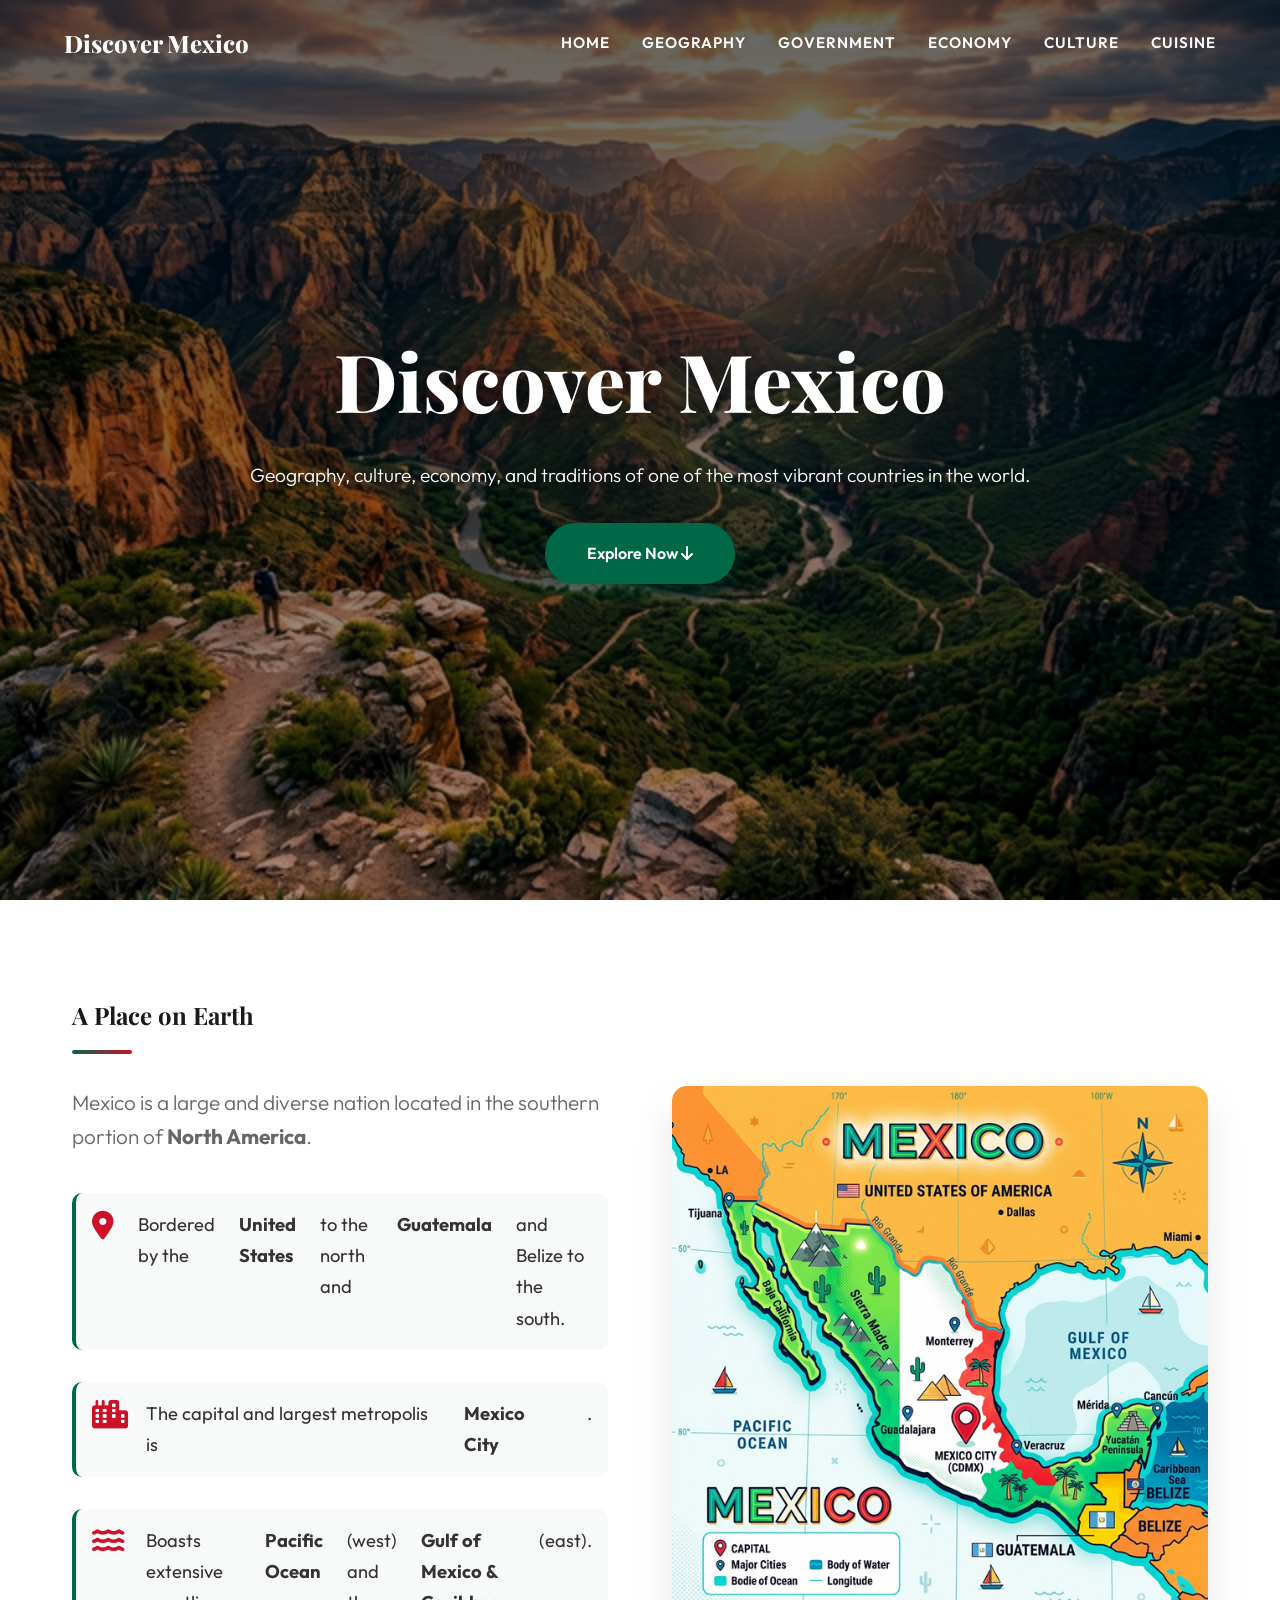
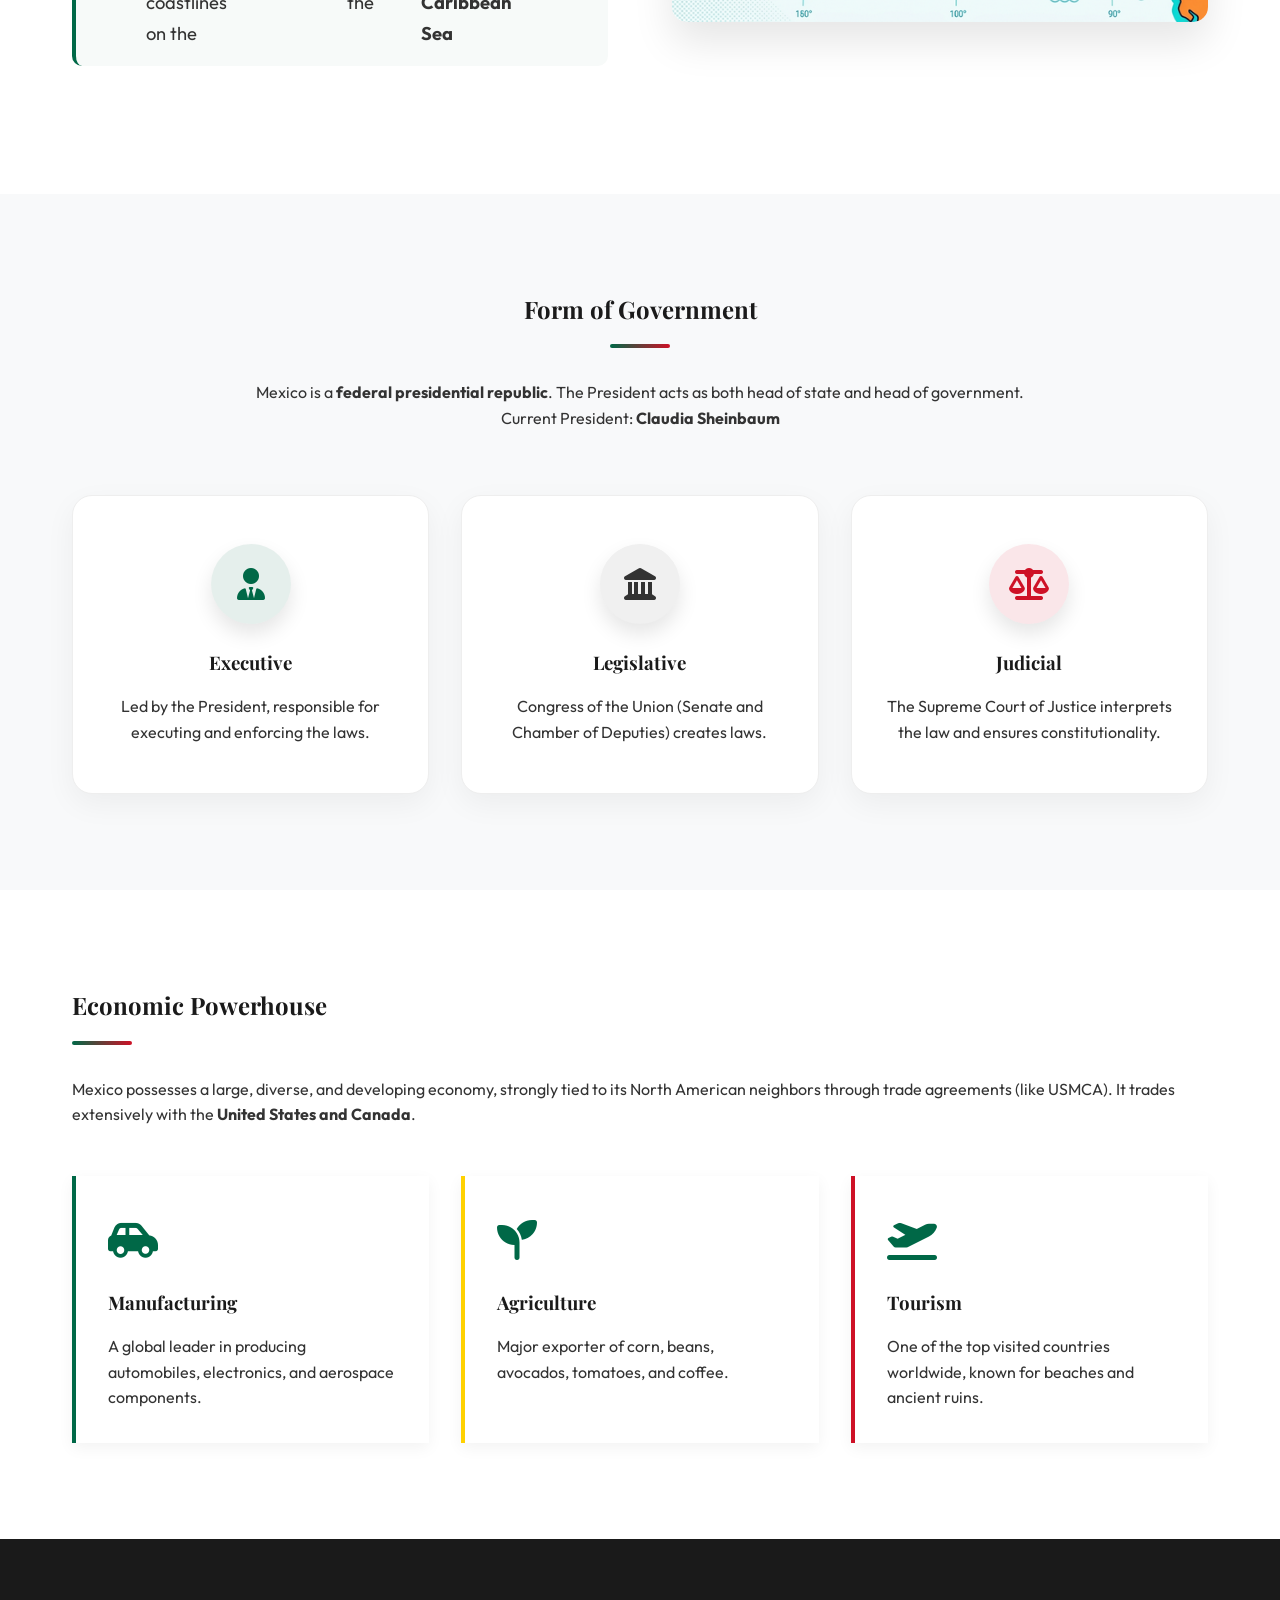
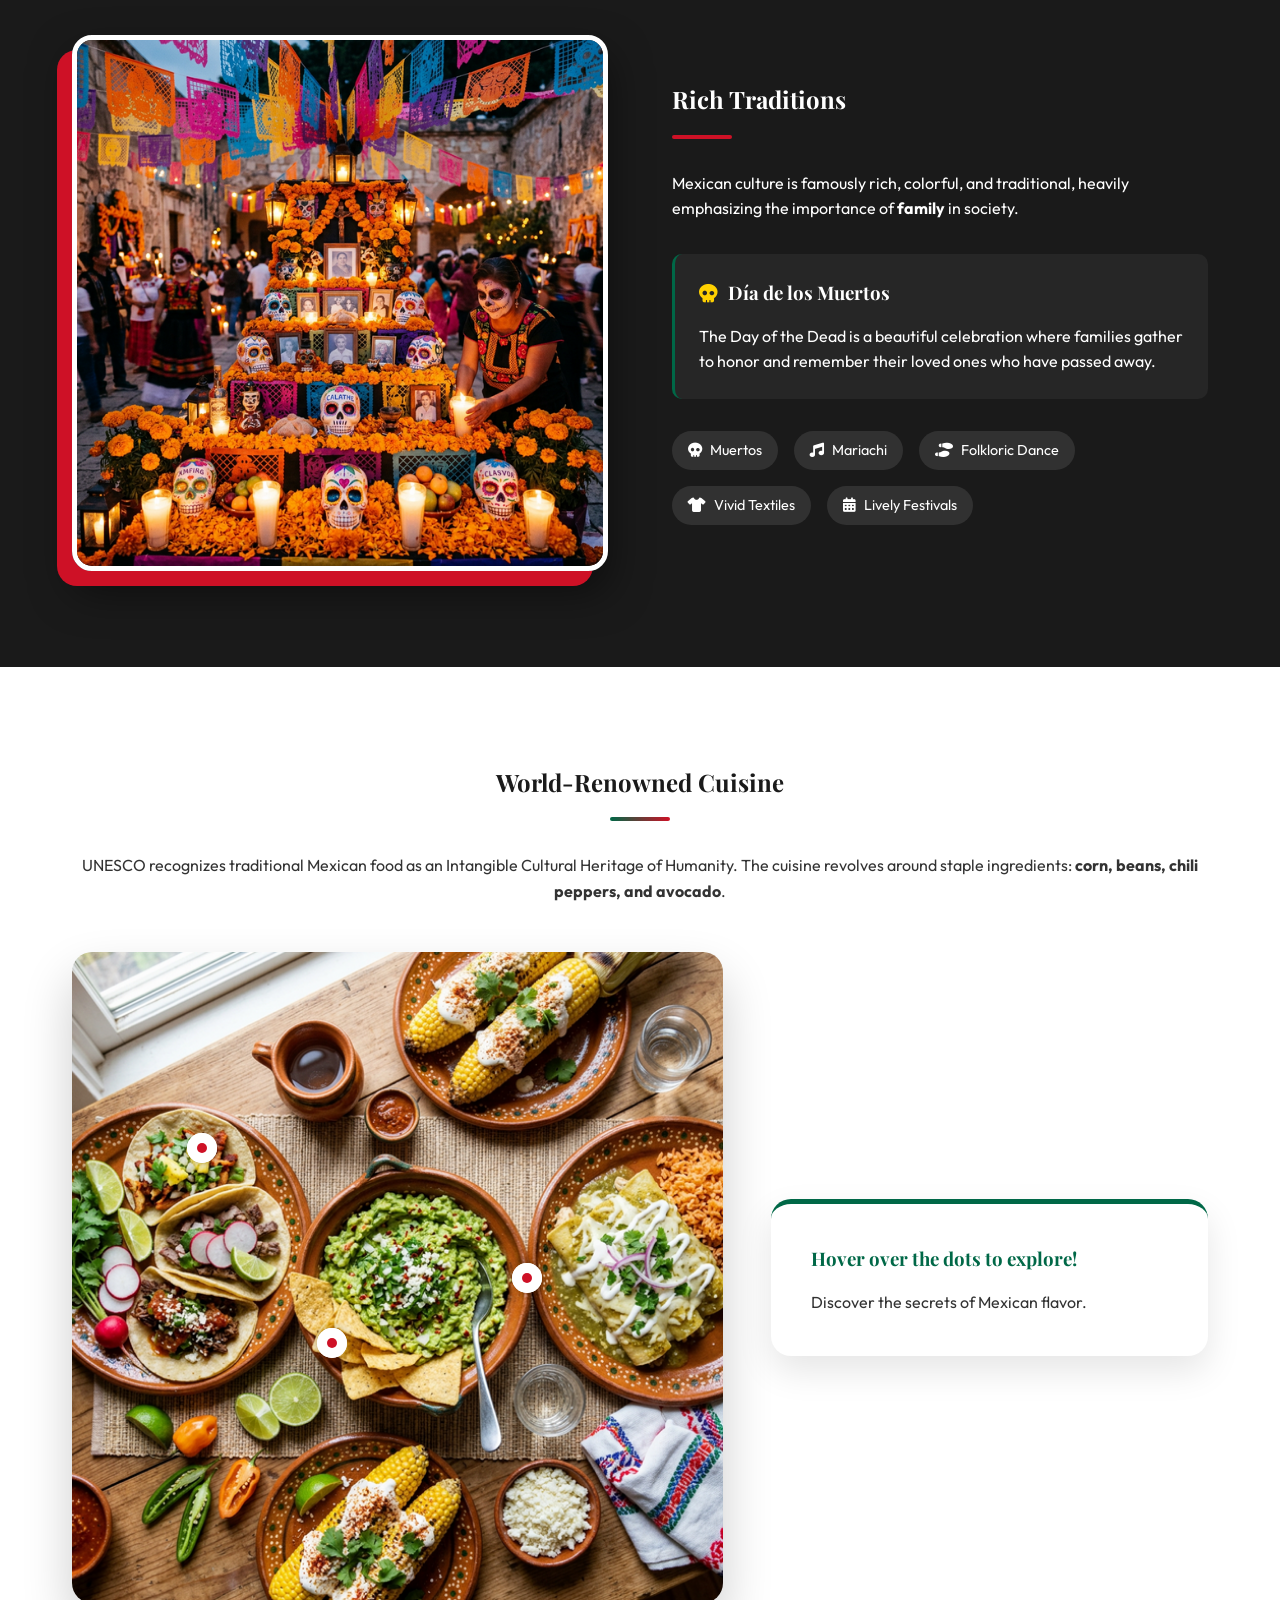
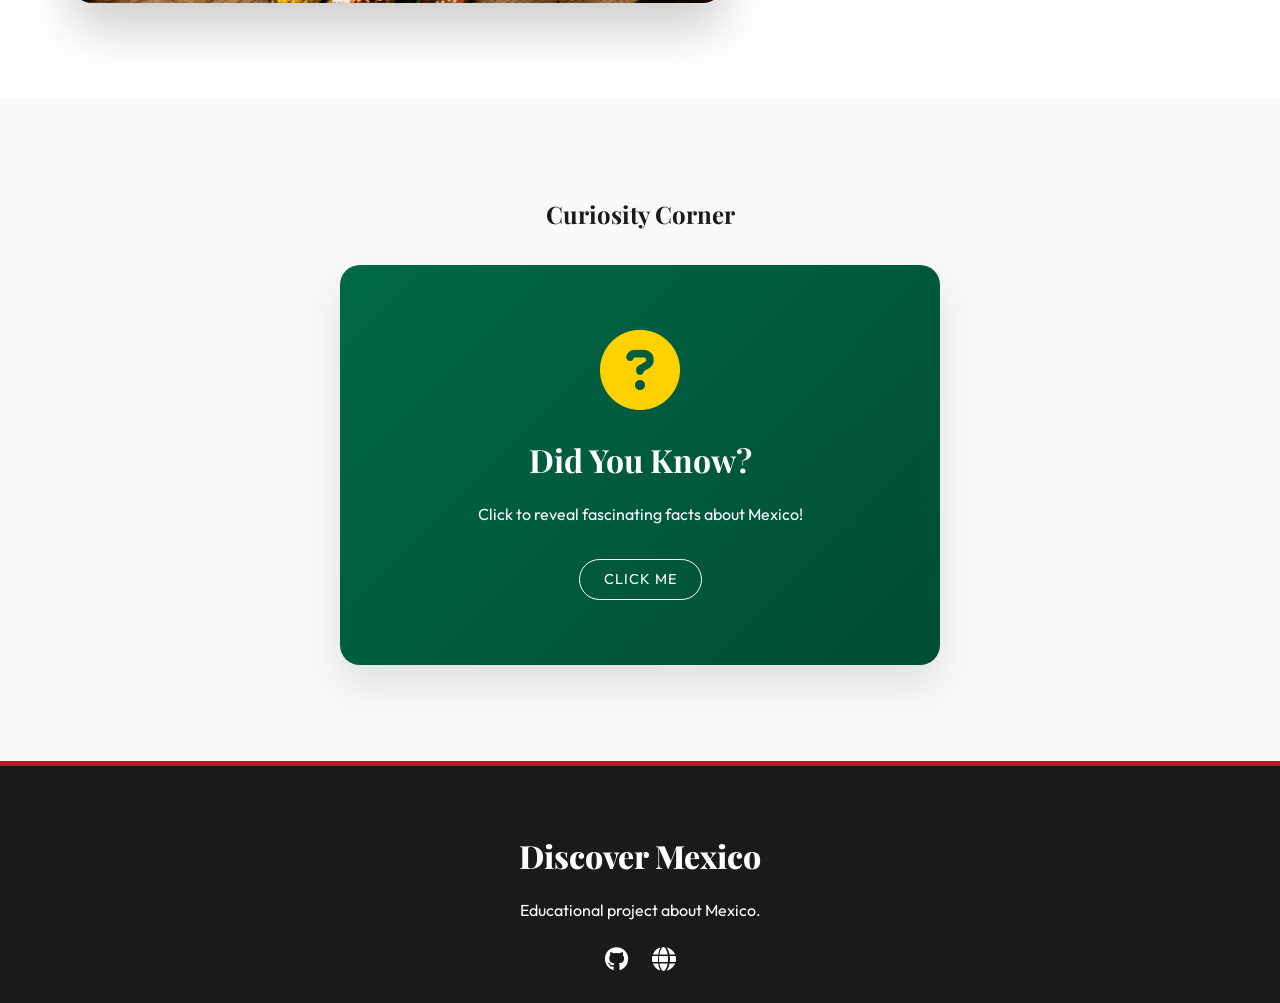
<file: index.html>
<!DOCTYPE html>
<html lang="en">
<head>
    <meta charset="UTF-8">
    <meta name="viewport" content="width=device-width, initial-scale=1.0">
    <title>Discover Mexico | Geography, Culture, Economy</title>
    <!-- Google Fonts -->
    <link rel="preconnect" href="https://fonts.googleapis.com">
    <link rel="preconnect" href="https://fonts.gstatic.com" crossorigin>
    <link href="https://fonts.googleapis.com/css2?family=Outfit:wght@300;400;600;800&family=Playfair+Display:ital,wght@0,600;1,600&display=swap" rel="stylesheet">
    <!-- FontAwesome for icons -->
    <link rel="stylesheet" href="https://cdnjs.cloudflare.com/ajax/libs/font-awesome/6.4.0/css/all.min.css">
    <link rel="stylesheet" href="style.css">
    <meta name="description" content="Educational project about the geography, culture, economy, and traditions of Mexico.">
</head>
<body>
    
    <!-- Navigation Bar -->
    <nav id="navbar">
        <div class="nav-brand">Discover Mexico</div>
        <ul class="nav-links">
            <li><a href="#hero">Home</a></li>
            <li><a href="#geography">Geography</a></li>
            <li><a href="#government">Government</a></li>
            <li><a href="#economy">Economy</a></li>
            <li><a href="#culture">Culture</a></li>
            <li><a href="#cuisine">Cuisine</a></li>
        </ul>
        <div class="hamburger">
            <i class="fas fa-bars"></i>
        </div>
    </nav>

    <!-- 1. Hero Section -->
    <section id="hero" class="hero-section">
        <div class="hero-overlay"></div>
        <div class="hero-content">
            <h1>Discover Mexico</h1>
            <p>Geography, culture, economy, and traditions of one of the most vibrant countries in the world.</p>
            <a href="#geography" class="btn-primary">Explore Now <i class="fas fa-arrow-down"></i></a>
        </div>
    </section>

    <!-- 2. Place on Earth (Map) -->
    <section id="geography" class="section reveal">
        <div class="container pattern-bg">
            <div class="section-header">
                <h2>A Place on Earth</h2>
                <div class="divider"></div>
            </div>
            <div class="grid-2">
                <div class="text-content">
                    <p class="lead">Mexico is a large and diverse nation located in the southern portion of <strong>North America</strong>.</p>
                    <ul class="feature-list">
                        <li><i class="fas fa-map-marker-alt"></i> Bordered by the <strong>United States</strong> to the north and <strong>Guatemala</strong> and Belize to the south.</li>
                        <li><i class="fas fa-city"></i> The capital and largest metropolis is <strong>Mexico City</strong>.</li>
                        <li><i class="fas fa-water"></i> Boasts extensive coastlines on the <strong>Pacific Ocean</strong> (west) and the <strong>Gulf of Mexico & Caribbean Sea</strong> (east).</li>
                    </ul>
                </div>
                <!-- Map Image Placeholder -->
                <div class="image-wrapper hover-lift">
                    <img id="map-img" src="assets/mexico_map_illustration_1773354610265.png" alt="Map of Mexico" class="rounded-shadow">
                </div>
            </div>
        </div>
    </section>

    <!-- 3. Form of Government -->
    <section id="government" class="section bg-light reveal">
        <div class="container">
            <div class="section-header text-center">
                <h2>Form of Government</h2>
                <div class="divider mx-auto"></div>
                <p>Mexico is a <strong>federal presidential republic</strong>. The President acts as both head of state and head of government.</p>
                <p class="highlight-text">Current President: <strong>Claudia Sheinbaum</strong></p>
            </div>
            
            <div class="branches-container">
                <div class="branch-card">
                    <div class="icon-circle green">
                        <i class="fas fa-user-tie"></i>
                    </div>
                    <h3>Executive</h3>
                    <p>Led by the President, responsible for executing and enforcing the laws.</p>
                </div>
                <div class="branch-card">
                    <div class="icon-circle white">
                        <i class="fas fa-landmark"></i>
                    </div>
                    <h3>Legislative</h3>
                    <p>Congress of the Union (Senate and Chamber of Deputies) creates laws.</p>
                </div>
                <div class="branch-card">
                    <div class="icon-circle red">
                        <i class="fas fa-balance-scale"></i>
                    </div>
                    <h3>Judicial</h3>
                    <p>The Supreme Court of Justice interprets the law and ensures constitutionality.</p>
                </div>
            </div>
        </div>
    </section>

    <!-- 4. Economic Activities -->
    <section id="economy" class="section reveal">
        <div class="container">
            <div class="section-header">
                <h2>Economic Powerhouse</h2>
                <div class="divider"></div>
                <p>Mexico possesses a large, diverse, and developing economy, strongly tied to its North American neighbors through trade agreements (like USMCA). It trades extensively with the <strong>United States and Canada</strong>.</p>
            </div>
            
            <div class="economy-grid">
                <div class="eco-card">
                    <div class="eco-icon"><i class="fas fa-car-side"></i></div>
                    <h3>Manufacturing</h3>
                    <p>A global leader in producing automobiles, electronics, and aerospace components.</p>
                </div>
                <div class="eco-card">
                    <div class="eco-icon"><i class="fas fa-seedling"></i></div>
                    <h3>Agriculture</h3>
                    <p>Major exporter of corn, beans, avocados, tomatoes, and coffee.</p>
                </div>
                <div class="eco-card">
                    <div class="eco-icon"><i class="fas fa-plane-departure"></i></div>
                    <h3>Tourism</h3>
                    <p>One of the top visited countries worldwide, known for beaches and ancient ruins.</p>
                </div>
            </div>
        </div>
    </section>

    <!-- 5. Cultural Habits -->
    <section id="culture" class="section bg-dark reveal">
        <div class="container">
            <div class="grid-2 align-center">
                <div class="image-gallery">
                    <img id="culture-img" src="assets/dia_de_los_muertos_1773354710388.png" alt="Dia de los Muertos" class="tilt-img">
                </div>
                <div class="text-content text-white">
                    <h2>Rich Traditions</h2>
                    <div class="divider bg-red"></div>
                    <p>Mexican culture is famously rich, colorful, and traditional, heavily emphasizing the importance of <strong>family</strong> in society.</p>
                    <div class="culture-feature" id="culture-feature">
                        <h3 id="culture-title"><i class="fas fa-skull"></i> Día de los Muertos</h3>
                        <p id="culture-desc">The Day of the Dead is a beautiful celebration where families gather to honor and remember their loved ones who have passed away.</p>
                    </div>
                    <div class="icon-list small-icons">
                        <span class="culture-badge" data-title="Día de los Muertos" data-icon="fa-skull" data-desc="The Day of the Dead is a beautiful celebration where families gather to honor and remember their loved ones who have passed away."><i class="fas fa-skull"></i> Muertos</span>
                        <span class="culture-badge" data-title="Mariachi" data-icon="fa-music" data-desc="The iconic musical expression of Mexico, featuring guitars, violins, and trumpets traditionally dressed in charro outfits."><i class="fas fa-music"></i> Mariachi</span>
                        <span class="culture-badge" data-title="Folkloric Dance" data-icon="fa-shoe-prints" data-desc="Traditional dances that reflect the culture of different regions, distinguished by colorful and elegant costumes."><i class="fas fa-shoe-prints"></i> Folkloric Dance</span>
                        <span class="culture-badge" data-title="Vivid Textiles" data-icon="fa-tshirt" data-desc="Mexican textiles are famous worldwide for their intricate hand-woven patterns and breathtakingly bright colors."><i class="fas fa-tshirt"></i> Vivid Textiles</span>
                        <span class="culture-badge" data-title="Lively Festivals" data-icon="fa-calendar-alt" data-desc="Mexico hosts vibrant festivals year-round, filled with parades, fireworks, traditional food, and strong community spirit."><i class="fas fa-calendar-alt"></i> Lively Festivals</span>
                    </div>
                </div>
            </div>
        </div>
    </section>

    <!-- 6. Cuisine -->
    <section id="cuisine" class="section reveal">
        <div class="container">
            <div class="section-header text-center">
                <h2>World-Renowned Cuisine</h2>
                <div class="divider mx-auto"></div>
                <p>UNESCO recognizes traditional Mexican food as an Intangible Cultural Heritage of Humanity. The cuisine revolves around staple ingredients: <strong>corn, beans, chili peppers, and avocado</strong>.</p>
            </div>
            
            <!-- Food image with hover effects in CSS/JS to reveal info -->
            <div class="food-showcase">
                <div class="food-img-wrapper">
                    <img id="food-img" src="assets/mexican_cuisine_spread_1773354737302.png" alt="Mexican Cuisine">
                    
                    <div class="food-hotspot" style="top: 30%; left: 20%;" data-info="Tacos: Tortillas folded around a savory filling of meats or veggies.">
                        <span class="pulse"></span>
                    </div>
                    <div class="food-hotspot" style="top: 60%; left: 40%;" data-info="Guacamole: A creamy dip made from mashed avocados, lime, onion, and cilantro.">
                        <span class="pulse"></span>
                    </div>
                    <div class="food-hotspot" style="top: 50%; left: 70%;" data-info="Enchiladas: Corn tortillas rolled around a filling and covered with a savory chili sauce.">
                        <span class="pulse"></span>
                    </div>
                </div>
                <div id="food-info-panel" class="food-info-panel">
                    <h3>Hover over the dots to explore!</h3>
                    <p>Discover the secrets of Mexican flavor.</p>
                </div>
            </div>
        </div>
    </section>

    <!-- 7. Curiosity (Did You Know?) -->
    <section id="curiosity" class="section bg-light reveal">
        <div class="container flex-center">
            <div class="flip-card-container">
                <h2 class="text-center mb-4">Curiosity Corner</h2>
                <div class="flip-card" id="did-you-know-card">
                    <div class="flip-card-inner">
                        <div class="flip-card-front">
                            <i class="fas fa-question-circle huge-icon"></i>
                            <h3>Did You Know?</h3>
                            <p>Click to reveal fascinating facts about Mexico!</p>
                            <span class="click-hint" id="front-click-hint">Click Me</span>
                        </div>
                        <div class="flip-card-back" id="card-back-bg">
                            <div class="card-back-overlay"></div>
                            <div class="card-back-content">
                                <span class="fact-counter" id="fact-counter">Fact 1 of 9</span>
                                <h3 id="fact-title">Chichén Itzá</h3>
                                <p id="fact-desc">Built by the Maya civilization, this ancient city is one of the <strong>New Seven Wonders of the World</strong>.</p>
                                <span class="click-hint-back">Click to see next fact <i class="fas fa-sync-alt"></i></span>
                            </div>
                        </div>
                    </div>
                </div>
            </div>
        </div>
    </section>

    <!-- Footer -->
    <footer>
        <div class="footer-content">
            <div class="footer-logo">Discover Mexico</div>
            <p>Educational project about Mexico.</p>
            <div class="social-icons">
                <i class="fab fa-github"></i>
                <i class="fas fa-globe"></i>
            </div>
        </div>
    </footer>

    <script src="script.js"></script>
</body>
</html>
</file>
<file: style.css>
/* --- CSS Variables & Theming --- */
:root {
    --mexico-green: #006847;
    --mexico-white: #ffffff;
    --mexico-red: #CE1126;
    --dark-bg: #1a1a1a;
    --light-bg: #f8f9fa;
    --text-main: #333333;
    --text-muted: #666666;
    
    --font-heading: 'Playfair Display', serif;
    --font-body: 'Outfit', sans-serif;
    
    --transition-smooth: all 0.4s cubic-bezier(0.25, 0.8, 0.25, 1);
}

/* --- Global Resets & Typography --- */
* {
    margin: 0;
    padding: 0;
    box-sizing: border-box;
}

html {
    scroll-behavior: smooth;
}

body {
    font-family: var(--font-body);
    color: var(--text-main);
    line-height: 1.6;
    overflow-x: hidden;
    background-color: var(--mexico-white);
}

h1, h2, h3, h4 {
    font-family: var(--font-heading);
    margin-bottom: 1rem;
    color: var(--dark-bg);
}

a {
    text-decoration: none;
    color: inherit;
}

img {
    max-width: 100%;
    height: auto;
    display: block;
}

.container {
    max-width: 1200px;
    margin: 0 auto;
    padding: 0 2rem;
}

.section {
    padding: 6rem 0;
    position: relative;
}

.bg-light { background-color: var(--light-bg); }
.bg-dark { background-color: var(--dark-bg); color: var(--mexico-white); }
.bg-dark h2 { color: var(--mexico-white); }

.text-center { text-align: center; }
.mb-4 { margin-bottom: 2rem; }
.mx-auto { margin-left: auto; margin-right: auto; }

/* Grid Layouts */
.grid-2 {
    display: grid;
    grid-template-columns: 1fr 1fr;
    gap: 4rem;
}

.align-center { align-items: center; }

/* Decorative Elements */
.divider {
    height: 4px;
    width: 60px;
    background: linear-gradient(90deg, var(--mexico-green), var(--mexico-red));
    border-radius: 2px;
    margin-bottom: 2rem;
}

.bg-red { background: var(--mexico-red); }

/* --- Navigation --- */
nav {
    position: fixed;
    top: 0;
    width: 100%;
    padding: 1.5rem 5%;
    display: flex;
    justify-content: space-between;
    align-items: center;
    z-index: 1000;
    transition: var(--transition-smooth);
    background: transparent;
}

nav.scrolled {
    background: rgba(255, 255, 255, 0.95);
    backdrop-filter: blur(10px);
    box-shadow: 0 4px 6px rgba(0,0,0,0.05);
    padding: 1rem 5%;
}

.nav-brand {
    font-family: var(--font-heading);
    font-size: 1.5rem;
    font-weight: 800;
    color: var(--mexico-white);
    transition: var(--transition-smooth);
}

nav.scrolled .nav-brand {
    color: var(--mexico-green);
}

.nav-links {
    list-style: none;
    display: flex;
    gap: 2rem;
}

.nav-links li a {
    font-weight: 600;
    color: var(--mexico-white);
    transition: var(--transition-smooth);
    position: relative;
    font-size: 0.95rem;
    text-transform: uppercase;
    letter-spacing: 1px;
}

nav.scrolled .nav-links li a {
    color: var(--text-main);
}

.nav-links li a::after {
    content: '';
    position: absolute;
    bottom: -5px;
    left: 0;
    width: 0;
    height: 2px;
    background: var(--mexico-red);
    transition: var(--transition-smooth);
}

.nav-links li a:hover::after {
    width: 100%;
}

nav.scrolled .nav-links li a:hover {
    color: var(--mexico-green);
}

.hamburger {
    display: none;
    color: var(--mexico-white);
    font-size: 1.5rem;
    cursor: pointer;
}

nav.scrolled .hamburger {
    color: var(--text-main);
}

/* --- 1. Hero Section --- */
.hero-section {
    height: 100vh;
    display: flex;
    align-items: center;
    justify-content: center;
    text-align: center;
    position: relative;
    background-image: url('assets/hero_mexico_landscape_1773354596716.png');
    background-color: #222;
    background-size: cover;
    background-position: center;
    background-attachment: fixed; /* Parallax effect */
    color: var(--mexico-white);
    padding: 0 2rem;
}

.hero-overlay {
    position: absolute;
    top: 0; left: 0; right: 0; bottom: 0;
    background: linear-gradient(to bottom, rgba(0,0,0,0.6) 0%, rgba(0,0,0,0.3) 100%);
    z-index: 1;
}

.hero-content {
    position: relative;
    z-index: 2;
    max-width: 800px;
    transform: translateY(20px);
    animation: fadeUp 1s forwards ease-out;
}

.hero-content h1 {
    font-size: 5rem;
    font-weight: 800;
    color: var(--mexico-white);
    margin-bottom: 1rem;
    text-shadow: 2px 2px 20px rgba(0,0,0,0.5);
}

.hero-content p {
    font-size: 1.2rem;
    font-weight: 300;
    margin-bottom: 2rem;
    text-shadow: 1px 1px 10px rgba(0,0,0,0.5);
}

.btn-primary {
    display: inline-block;
    padding: 1rem 2.5rem;
    background: var(--mexico-green);
    color: white;
    font-weight: 600;
    border-radius: 50px;
    transition: var(--transition-smooth);
    box-shadow: 0 10px 20px rgba(0,104,71,0.3);
    border: 2px solid var(--mexico-green);
}

.btn-primary:hover {
    background: transparent;
    color: var(--mexico-white);
    transform: translateY(-3px);
    border-color: var(--mexico-white);
}

@keyframes fadeUp {
    from { opacity: 0; transform: translateY(30px); }
    to { opacity: 1; transform: translateY(0); }
}

/* --- 2. Geography --- */
.lead {
    font-size: 1.3rem;
    font-weight: 300;
    margin-bottom: 2.5rem;
    color: var(--text-muted);
}

.feature-list {
    list-style: none;
    margin-top: 1rem;
}

.feature-list li {
    margin-bottom: 2rem;
    display: flex;
    align-items: flex-start;
    gap: 1.5rem;
    font-size: 1.15rem;
    line-height: 1.7;
    padding: 1rem;
    background: rgba(0, 104, 71, 0.03);
    border-radius: 10px;
    border-left: 4px solid var(--mexico-green);
}

.feature-list i {
    color: var(--mexico-red);
    font-size: 1.8rem;
    margin-top: 0.1rem;
    width: 30px;
    text-align: center;
}

.rounded-shadow {
    border-radius: 15px;
    box-shadow: 0 20px 40px rgba(0,0,0,0.1);
    transition: var(--transition-smooth);
}

.hover-lift:hover .rounded-shadow {
    transform: translateY(-10px) scale(1.02);
    box-shadow: 0 30px 50px rgba(0,0,0,0.15);
}

/* --- 3. Government --- */
.branches-container {
    display: grid;
    grid-template-columns: repeat(3, 1fr);
    gap: 2rem;
    margin-top: 4rem;
}

.branch-card {
    background: var(--mexico-white);
    padding: 3rem 2rem;
    border-radius: 20px;
    text-align: center;
    box-shadow: 0 10px 30px rgba(0,0,0,0.05);
    transition: var(--transition-smooth);
    border: 1px solid #eee;
    position: relative;
    overflow: hidden;
}

.branch-card::before {
    content: '';
    position: absolute;
    top: 0; left: 0; width: 100%; height: 5px;
    background: var(--mexico-green);
    transform: scaleX(0);
    transition: transform 0.4s ease;
    transform-origin: left;
}
.branch-card:nth-child(2)::before { background: #ddd; }
.branch-card:nth-child(3)::before { background: var(--mexico-red); }

.branch-card:hover {
    transform: translateY(-10px);
    box-shadow: 0 20px 40px rgba(0,0,0,0.1);
}

.branch-card:hover::before {
    transform: scaleX(1);
}

.icon-circle {
    width: 80px;
    height: 80px;
    border-radius: 50%;
    display: flex;
    align-items: center;
    justify-content: center;
    font-size: 2rem;
    margin: 0 auto 1.5rem auto;
    box-shadow: 0 10px 20px rgba(0,0,0,0.1);
    transition: var(--transition-smooth);
}

.icon-circle.green { background: rgba(0,104,71,0.1); color: var(--mexico-green); }
.icon-circle.white { background: #f0f0f0; color: var(--text-main); }
.icon-circle.red { background: rgba(206,17,38,0.1); color: var(--mexico-red); }

.branch-card:hover .icon-circle {
    transform: scale(1.1) rotate(5deg);
}

/* --- 4. Economy --- */
.economy-grid {
    display: grid;
    grid-template-columns: repeat(3, 1fr);
    gap: 2rem;
    margin-top: 3rem;
}

.eco-card {
    padding: 2rem;
    border-left: 4px solid var(--mexico-green);
    background: #fff;
    box-shadow: 0 5px 15px rgba(0,0,0,0.05);
    transition: var(--transition-smooth);
}

.eco-card:nth-child(2) { border-color: #ffd100; }
.eco-card:nth-child(3) { border-color: var(--mexico-red); }

.eco-card:hover {
    background: var(--text-main);
    color: white;
}
.eco-card:hover h3 { color: white; }

.eco-icon {
    font-size: 2.5rem;
    margin-bottom: 1rem;
    color: var(--mexico-green);
    transition: var(--transition-smooth);
}
.eco-card:hover .eco-icon { color: white; }

/* --- 5. Culture --- */
.tilt-img {
    border-radius: 20px;
    box-shadow: -15px 15px 0 var(--mexico-red), 0 20px 40px rgba(0,0,0,0.5);
    transition: var(--transition-smooth);
    border: 5px solid var(--mexico-white);
}

.image-gallery:hover .tilt-img {
    transform: rotate(2deg) scale(1.02);
}

.culture-feature {
    background: rgba(255,255,255,0.05);
    padding: 1.5rem;
    border-radius: 10px;
    margin: 2rem 0;
    border-left: 3px solid var(--mexico-green);
    transition: opacity 0.3s ease;
}

.culture-feature h3 {
    color: var(--mexico-white);
    display: flex;
    align-items: center;
    gap: 10px;
}
.culture-feature h3 i { color: #ffd100; }

.small-icons {
    display: flex;
    flex-wrap: wrap;
    gap: 1rem;
}
.small-icons span {
    background: rgba(255,255,255,0.1);
    padding: 0.5rem 1rem;
    border-radius: 50px;
    font-size: 0.9rem;
    display: flex;
    align-items: center;
    gap: 8px;
    transition: var(--transition-smooth);
    cursor: pointer;
}
.small-icons span:hover {
    background: var(--mexico-red);
    transform: translateY(-3px);
}

/* --- 6. Cuisine --- */
.food-showcase {
    display: flex;
    gap: 3rem;
    align-items: center;
    margin-top: 3rem;
}

.food-img-wrapper {
    position: relative;
    width: 60%;
    border-radius: 20px;
    overflow: hidden;
    box-shadow: 0 25px 50px rgba(0,0,0,0.2);
}

.food-img-wrapper img {
    width: 100%;
    transition: transform 0.5s ease;
}

.food-img-wrapper:hover img {
    transform: scale(1.05);
}

/* Interactive Hotspots */
.food-hotspot {
    position: absolute;
    width: 30px;
    height: 30px;
    background: var(--mexico-white);
    border-radius: 50%;
    transform: translate(-50%, -50%);
    cursor: pointer;
    z-index: 10;
    box-shadow: 0 0 10px rgba(0,0,0,0.3);
    display: flex;
    align-items: center;
    justify-content: center;
}

.food-hotspot::after {
    content: '';
    width: 10px;
    height: 10px;
    background: var(--mexico-red);
    border-radius: 50%;
}

.pulse {
    position: absolute;
    width: 100%;
    height: 100%;
    background: var(--mexico-white);
    border-radius: 50%;
    animation: animatePulse 2s infinite;
    z-index: -1;
}

@keyframes animatePulse {
    0% { transform: scale(1); opacity: 0.8; }
    100% { transform: scale(2.5); opacity: 0; }
}

.food-info-panel {
    width: 40%;
    background: var(--mexico-white);
    padding: 2.5rem;
    border-radius: 20px;
    box-shadow: 0 15px 35px rgba(0,0,0,0.1);
    transition: var(--transition-smooth);
    border-top: 5px solid var(--mexico-green);
}

.food-info-panel h3 { color: var(--mexico-green); }

/* --- 7. Curiosity Flip Card --- */
.flex-center {
    display: flex;
    justify-content: center;
    align-items: center;
    flex-direction: column;
}

.flip-card-container {
    perspective: 1000px;
    width: 100%;
    max-width: 600px;
}

.flip-card {
    width: 100%;
    height: 400px;
    cursor: pointer;
}

.flip-card-inner {
    position: relative;
    width: 100%;
    height: 100%;
    text-align: center;
    transition: transform 0.8s;
    transform-style: preserve-3d;
    box-shadow: 0 20px 40px rgba(0,0,0,0.1);
    border-radius: 20px;
}

.flip-card.flipped .flip-card-inner {
    transform: rotateY(180deg);
}

.flip-card-front, .flip-card-back {
    position: absolute;
    width: 100%;
    height: 100%;
    -webkit-backface-visibility: hidden;
    backface-visibility: hidden;
    border-radius: 20px;
    display: flex;
    flex-direction: column;
    justify-content: center;
    align-items: center;
    padding: 2rem;
}

.flip-card-front {
    background: linear-gradient(135deg, var(--mexico-green), #004d35);
    color: white;
}

.huge-icon {
    font-size: 5rem;
    margin-bottom: 1.5rem;
    color: #ffd100;
}

.flip-card-front h3 { color: white; font-size: 2rem; }
.click-hint {
    margin-top: 2rem;
    padding: 0.5rem 1.5rem;
    border: 1px solid white;
    border-radius: 50px;
    font-size: 0.9rem;
    letter-spacing: 1px;
    text-transform: uppercase;
    animation: bounce 2s infinite;
}

@keyframes bounce {
    0%, 20%, 50%, 80%, 100% {transform: translateY(0);}
    40% {transform: translateY(-10px);}
    60% {transform: translateY(-5px);}
}

.flip-card-back {
    background-color: var(--dark-bg);
    color: white;
    transform: rotateY(180deg);
    background-size: cover;
    background-position: center;
    position: relative;
    overflow: hidden;
}

.card-back-overlay {
    position: absolute;
    top:0; left:0; width:100%; height:100%;
    background: rgba(0,0,0,0.7);
    z-index: 1;
}

.card-back-content {
    position: relative;
    z-index: 2;
}
.card-back-content h3 {
    color: #ffd100;
    font-size: 2.5rem;
    margin-bottom: 1rem;
}
.card-back-content p { font-size: 1.2rem; }

.fact-counter {
    display: inline-block;
    background: rgba(255, 209, 0, 0.2);
    color: #ffd100;
    padding: 0.3rem 1rem;
    border-radius: 20px;
    font-size: 0.85rem;
    font-weight: 600;
    margin-bottom: 1rem;
    letter-spacing: 1px;
    text-transform: uppercase;
}

.click-hint-back {
    display: inline-block;
    margin-top: 1.5rem;
    font-size: 0.9rem;
    color: rgba(255,255,255,0.7);
    cursor: pointer;
    transition: var(--transition-smooth);
}
.click-hint-back:hover {
    color: white;
}
.click-hint-back i {
    margin-left: 5px;
}

/* --- Footer --- */
footer {
    background: var(--dark-bg);
    color: var(--mexico-white);
    padding: 4rem 0 2rem 0;
    text-align: center;
    border-top: 5px solid var(--mexico-red);
}

.footer-logo {
    font-family: var(--font-heading);
    font-size: 2rem;
    font-weight: 800;
    margin-bottom: 1rem;
}

.social-icons {
    margin-top: 1.5rem;
    display: flex;
    justify-content: center;
    gap: 1.5rem;
}
.social-icons i {
    font-size: 1.5rem;
    cursor: pointer;
    transition: var(--transition-smooth);
}
.social-icons i:hover { color: var(--mexico-green); transform: translateY(-3px); }

/* --- Reveal Animations --- */
.reveal {
    opacity: 0;
    transform: translateY(50px);
    transition: all 0.8s ease-out;
}

.reveal.active {
    opacity: 1;
    transform: translateY(0);
}

/* --- Responsive Design --- */
@media (max-width: 900px) {
    .grid-2, .branches-container, .economy-grid {
        grid-template-columns: 1fr;
    }
    
    .food-showcase {
        flex-direction: column;
    }
    .food-img-wrapper, .food-info-panel {
        width: 100%;
    }
    
    .hero-content h1 { font-size: 3.5rem; }
}

@media (max-width: 768px) {
    .nav-links {
        display: none;
    }
    .hamburger { display: block; }
    
    .hero-content h1 { font-size: 2.5rem; }
}
</file>
